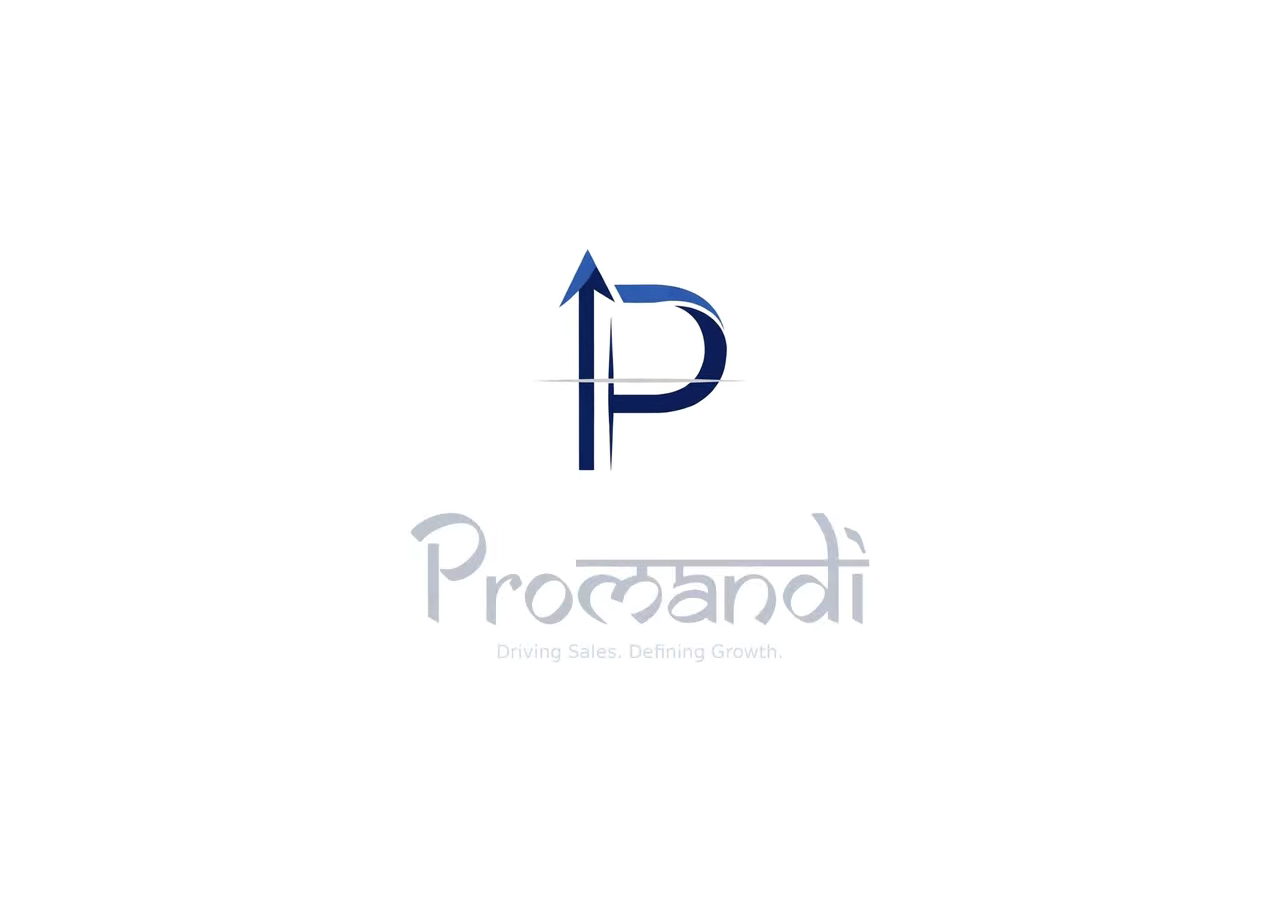
<file: index.html>
<!doctype html>
<html lang="en">
<head>
<meta charset="utf-8">
<meta name="viewport" content="width=device-width, initial-scale=1, viewport-fit=cover">
<meta name="theme-color" content="#1E3A8A">
<meta name="mobile-web-app-capable" content="yes">
<meta name="apple-mobile-web-app-capable" content="yes">
<meta name="apple-mobile-web-app-title" content="ProMandi">
<title>ProMandi</title>
<link rel="manifest" href="manifest.webmanifest">
<link rel="icon" href="icons/icon-192.png">
<link rel="apple-touch-icon" href="icons/icon-192.png">
<link rel="stylesheet" href="style.css">
</head>
<body>
<div id="splash" aria-hidden="true">
  <video id="splashVid" playsinline webkit-playsinline preload="auto"><source src="splash.mp4?v=6" type="video/mp4"><source id="splashLast" src="splash.webm?v=6" type="video/webm"></video>
</div>
<script>
/* start-up animation: full white screen, the logo video WITH sound, then the app.
   If the browser refuses sound before the user has touched the page, the video keeps playing
   and the sound switches on at the first touch, click or key press – no button is shown. */
(function () {
  var sp = document.getElementById('splash'), v = document.getElementById('splashVid'), done = false;
  function finish() { if (done) return; done = true; sp.classList.add('hide'); unbind(); setTimeout(function () { sp.remove(); }, 450); }
  try { if (sessionStorage.getItem('pa_splash')) { sp.remove(); return; } sessionStorage.setItem('pa_splash', '1'); } catch (e) {}
  var evs = ['pointerdown', 'touchstart', 'keydown', 'click'];
  function unmute() { if (done) return; v.muted = false; v.volume = 1; v.play().catch(function () {}); unbind(); }
  function unbind() { evs.forEach(function (n) { document.removeEventListener(n, unmute, true); }); }
  v.addEventListener('ended', finish);
  v.addEventListener('error', finish);
  document.getElementById('splashLast').addEventListener('error', finish);   // no format this browser can play
  setTimeout(finish, 8000);                                   // never longer than 8 s
  v.muted = false; v.volume = 1;
  var p = v.play();
  if (p && p.catch) p.catch(function () {                       // sound blocked: play silently, unmute on the first touch
    v.muted = true;
    v.play().catch(finish);
    evs.forEach(function (n) { document.addEventListener(n, unmute, true); });
  });
})();
</script>
<div id="app"><p class="boot">Loading ProMandi…</p></div>
<script>
/* shows any error on screen (a file that did not load, or a bug) instead of a blank page */
(function () {
  function show(msg) {
    var b = document.getElementById('pa-err');
    if (!b) { b = document.createElement('div'); b.id = 'pa-err';
      b.style.cssText = 'position:fixed;left:8px;right:8px;bottom:8px;z-index:999;background:#b91c1c;color:#fff;padding:10px 12px;border-radius:10px;font:14px/1.4 system-ui,sans-serif;white-space:pre-wrap;word-break:break-word';
      document.body.appendChild(b); }
    b.textContent = (b.textContent ? b.textContent + '\n' : 'Something went wrong – please send this message:\n') + msg;
  }
  window.addEventListener('error', function (e) {
    var t = e.target;
    if (t && (t.tagName === 'VIDEO' || t.tagName === 'SOURCE')) return;   // a start-up video format this phone can't play: not an error                    // the start-up video failing just skips the animation
    if (t && t !== window && (t.src || t.href)) show('Could not load ' + (t.src || t.href));
    else show((e.message || 'Error') + (e.filename ? '  (' + e.filename.split('/').slice(-2).join('/') + ':' + e.lineno + ')' : ''));
  }, true);
  window.addEventListener('unhandledrejection', function (e) { show(String(e.reason && e.reason.message || e.reason)); });
  window.__paShow = show;
})();
</script>
<script src="js/config.js"></script>
<script src="js/util.js"></script>
<script src="js/model.js"></script>
<script src="js/ui.js"></script>
<script src="js/app.js"></script>
</body>
</html>
</file>
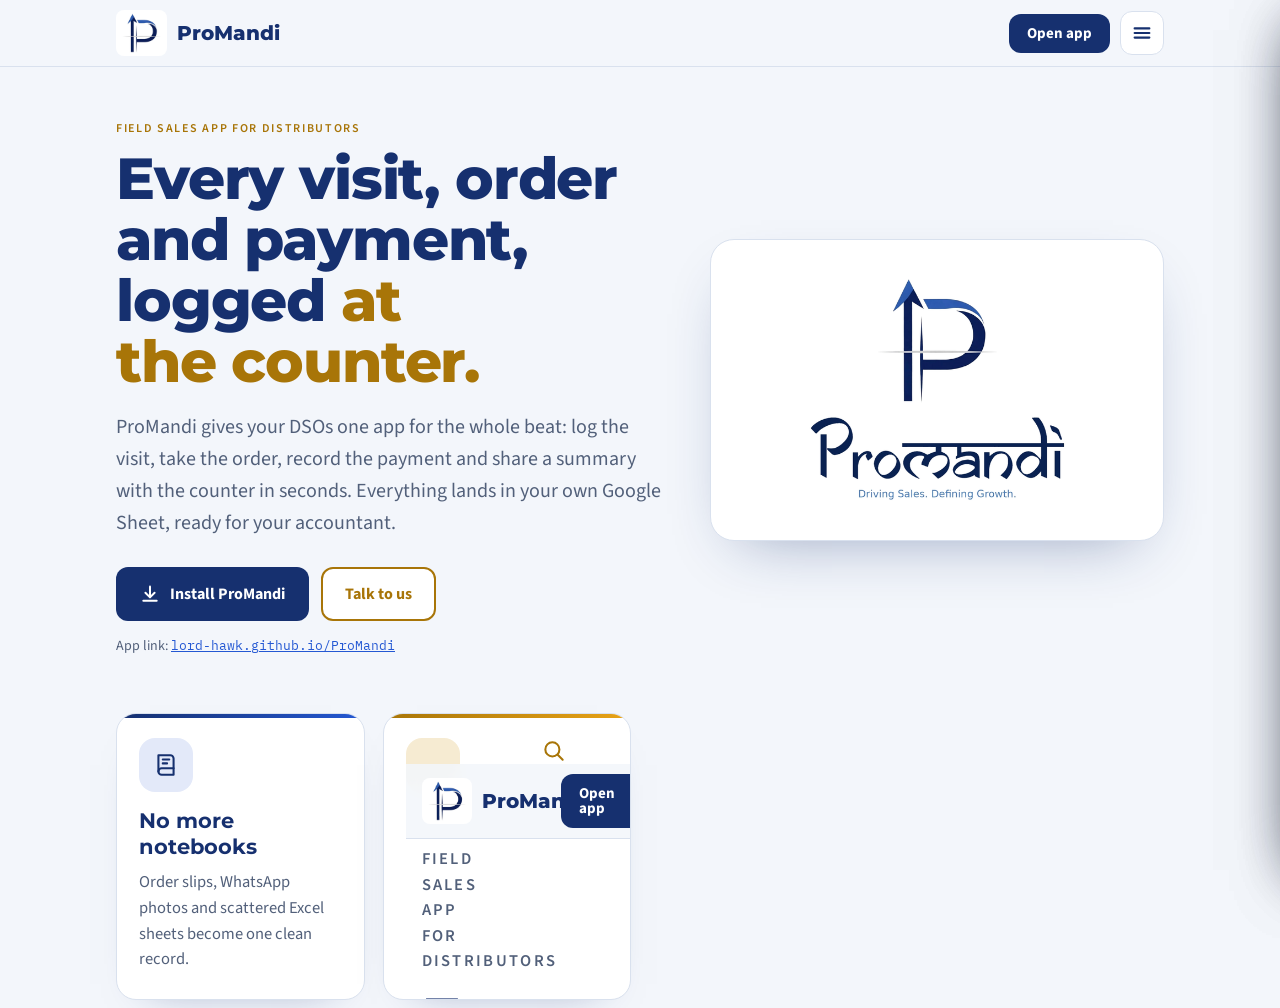
<file: about.html>
<!doctype html>
<html lang="en">
<head>
<meta charset="utf-8">
<meta name="viewport" content="width=device-width, initial-scale=1, viewport-fit=cover">
<meta name="description" content="ProMandi – field sales app for distributors: visits, orders, payments, beat targets and invoices, on your own Google Sheets.">
<style>:root{color-scheme:light;padding-top:env(safe-area-inset-top,0px);padding-bottom:env(safe-area-inset-bottom,0px)}body{margin:0}img,video{max-width:100%}[hidden]{display:none!important}</style>
<title>ProMandi</title>
<link rel="preconnect" href="https://fonts.googleapis.com">
<link rel="preconnect" href="https://fonts.gstatic.com" crossorigin>
<link rel="stylesheet" href="https://fonts.googleapis.com/css2?family=Montserrat:wght@600;700;800&family=Source+Sans+3:wght@400;600;700&family=IBM+Plex+Mono:wght@400;500&display=swap">
<style>
/* Layout: one column of full-width bands; the hero pairs the claim with the live logo animation on a white "card",
   features sit in a two-column ledger, install steps are real numbered sequences, contact closes the page. */
:root{
  --navy:#16306F; --blue:#2458D3; --gold:#A87508; --gold-soft:#F6EBD2;
  --bg:#F3F6FB; --surface:#FFFFFF; --ink:#0E1A33; --muted:#52607A; --line:#D9E1EE; --band:#E7EEF9;
  --ok:#0F7A55;
  --f-display:"Montserrat","Segoe UI",Arial,sans-serif;
  --f-body:"Source Sans 3","Segoe UI",Roboto,Arial,sans-serif;
  --f-mono:"IBM Plex Mono",ui-monospace,Menlo,Consolas,monospace;
}
@media (prefers-color-scheme: dark){:root:not([data-theme="light"]){
  --navy:#9DB8FF; --blue:#7FA2FF; --gold:#E2B24A; --gold-soft:#3A2E14;
  --bg:#0C1324; --surface:#141D33; --ink:#E7ECF7; --muted:#A3AFC8; --line:#27324D; --band:#111A2E; --ok:#4FD1A0; color-scheme:dark}}
:root[data-theme="dark"]{
  --navy:#9DB8FF; --blue:#7FA2FF; --gold:#E2B24A; --gold-soft:#3A2E14;
  --bg:#0C1324; --surface:#141D33; --ink:#E7ECF7; --muted:#A3AFC8; --line:#27324D; --band:#111A2E; --ok:#4FD1A0; color-scheme:dark}

*{box-sizing:border-box}
body{background:var(--bg);color:var(--ink);font:17px/1.6 var(--f-body)}
a{color:var(--blue)}
a:focus-visible,button:focus-visible{outline:3px solid var(--gold);outline-offset:2px}
.wrap{max-width:1080px;margin:0 auto;padding-left:max(16px, env(safe-area-inset-left, 0px));padding-right:max(16px, env(safe-area-inset-right, 0px))}
h1,h2,h3{font-family:var(--f-display);color:var(--navy);text-wrap:balance;margin:0}
h2{font-size:clamp(26px,4vw,36px);line-height:1.15;font-weight:800;letter-spacing:-.01em}
h3{font-size:19px;font-weight:700}
p{margin:0}
.eyebrow{font:600 12px/1 var(--f-body);letter-spacing:.14em;text-transform:uppercase;color:var(--gold)}
.mono{font-family:var(--f-mono);font-size:.92em}
.btn{display:inline-flex;align-items:center;gap:10px;font:700 16px/1 var(--f-body);text-decoration:none;border-radius:12px;padding:15px 22px;border:2px solid transparent}
.btn.primary{background:var(--navy);color:var(--surface)}
.btn.gold{background:var(--surface);color:var(--gold);border-color:var(--gold)}
.btn svg{flex:none}

/* header */
header.top{position:sticky;top:env(safe-area-inset-top,0px);z-index:20;background:color-mix(in srgb,var(--bg) 88%,transparent);backdrop-filter:blur(8px);border-bottom:1px solid var(--line)}
body::before{content:"";position:fixed;inset:0 0 auto;height:env(safe-area-inset-top,0px);z-index:10;background:var(--bg)}
header.top .wrap{display:flex;align-items:center;justify-content:space-between;gap:16px;padding-block:10px}
.brand{display:flex;align-items:center;gap:10px;text-decoration:none;color:var(--navy);font:800 20px var(--f-display)}
.brand img{height:46px;width:auto;background:#fff;border-radius:8px;padding:3px 5px}
.hdr-acts{display:flex;align-items:center;gap:10px;margin-left:auto}
.menu-btn{width:44px;height:44px;display:grid;place-items:center;border:1px solid var(--line);background:var(--surface);color:var(--navy);border-radius:12px;cursor:pointer;padding:0}
.menu-btn:hover{border-color:var(--navy)}
/* side menu */
.scrim{position:fixed;inset:0;z-index:40;background:rgba(8,15,35,.45);opacity:0;pointer-events:none;transition:opacity .25s}
.scrim.on{opacity:1;pointer-events:auto}
.drawer{position:fixed;top:0;right:0;bottom:0;z-index:41;width:min(320px,86vw);background:var(--surface);border-left:1px solid var(--line);box-shadow:-24px 0 60px -30px rgba(8,15,35,.6);transform:translateX(105%);transition:transform .28s ease;display:flex;flex-direction:column;padding:calc(14px + env(safe-area-inset-top,0px)) 14px calc(14px + env(safe-area-inset-bottom,0px))}
.drawer.on{transform:none}
.drawer .dhead{display:flex;align-items:center;justify-content:space-between;padding:4px 6px 14px;border-bottom:1px solid var(--line)}
.drawer .dhead img{height:52px;width:auto;background:#fff;border-radius:8px;padding:3px 5px}
.drawer nav{display:grid;gap:4px;padding-top:12px}
.drawer nav a{display:flex;align-items:center;justify-content:space-between;padding:13px 14px;border-radius:10px;color:var(--ink);text-decoration:none;font:600 17px var(--f-body)}
.drawer nav a:hover{background:var(--band)}
.drawer nav a[aria-current="page"]{background:var(--navy);color:var(--surface)}
.drawer nav a span{font:500 12px var(--f-mono);opacity:.6}
.drawer .dfoot{margin-top:auto;padding:14px 6px 0;border-top:1px solid var(--line);font-size:14px;color:var(--muted)}
/* one page at a time */
.page{display:none;min-height:calc(100vh - 150px)}
.page.on{display:block;animation:pgin .25s ease}
@keyframes pgin{from{opacity:0;transform:translateY(6px)}to{opacity:1;transform:none}}
.next{display:flex;justify-content:flex-end}
.next a{font:700 16px var(--f-body);text-decoration:none;color:var(--navy)}
@media (max-width:420px){header.top .btn.primary{padding:10px 12px!important}.brand{font-size:0;gap:0}}

/* hero */
.hero .wrap{display:grid;grid-template-columns:1.1fr .9fr;gap:40px;align-items:center;padding-block:56px 48px}
.hero h1{font-size:clamp(34px,5.6vw,58px);line-height:1.05;font-weight:800;letter-spacing:-.02em}
.hero h1 em{font-style:normal;color:var(--gold)}
.hero .lead{font-size:clamp(17px,2vw,20px);color:var(--muted);max-width:34em;margin-top:18px}
.hero .ctas{display:flex;flex-wrap:wrap;gap:12px;margin-top:28px}
.hero .applink{margin-top:14px;font-size:14px;color:var(--muted)}
.stage{background:#fff;border:1px solid var(--line);border-radius:24px;padding:18px;box-shadow:0 24px 60px -30px rgba(22,48,111,.45);aspect-ratio:3/2;display:flex;align-items:center;justify-content:center;max-width:100%}
.stage video,.stage img{width:100%;height:100%;object-fit:contain;display:block}
@media (max-width:820px){.hero .wrap{grid-template-columns:1fr;padding-block:36px}.stage{order:-1}}

/* proof strip: the real formats the app writes */
.strip{border-block:1px solid var(--line);background:var(--band)}
.strip .wrap{display:grid;grid-template-columns:repeat(4,1fr);gap:16px;padding-block:20px}
.strip div{min-width:0}
.strip b{display:block;font:500 15px var(--f-mono);color:var(--navy);overflow-wrap:anywhere}
.strip span{font-size:14px;color:var(--muted)}
@media (max-width:820px){.strip .wrap{grid-template-columns:1fr 1fr}}

section.block .wrap{padding-block:64px}
.head{display:grid;gap:10px;max-width:46em;margin-bottom:32px}
.head p:not(.eyebrow){color:var(--muted);font-size:18px}

/* features ledger */
.ledger{display:grid;grid-template-columns:1fr 1fr;border-top:2px solid var(--navy)}
.ledger article{padding:22px 24px 24px 0;border-bottom:1px solid var(--line);display:grid;gap:8px;min-width:0}
.ledger article:nth-child(even){padding-left:24px;border-left:1px solid var(--line)}
.ledger p{color:var(--muted)}
.ledger .tag{font:500 13px var(--f-mono);color:var(--gold)}
@media (max-width:720px){.ledger{grid-template-columns:1fr}.ledger article,.ledger article:nth-child(even){padding:20px 0;border-left:0}}

/* summary message + roles */
.split{display:grid;grid-template-columns:1fr 1fr;gap:40px;align-items:start}
@media (max-width:820px){.split{grid-template-columns:1fr}}
.msg{background:var(--surface);border:1px solid var(--line);border-radius:18px;padding:20px 22px;font:14.5px/1.55 var(--f-mono);white-space:pre-wrap;color:var(--ink);box-shadow:0 18px 40px -28px rgba(22,48,111,.5);min-width:0;overflow-wrap:anywhere}
.msg strong{font-weight:500;color:var(--navy)}
.msg .cap{display:block;font:600 12px var(--f-body);letter-spacing:.12em;text-transform:uppercase;color:var(--muted);margin-bottom:10px}
.roles{display:grid;gap:14px}
.role{display:grid;grid-template-columns:auto 1fr;gap:4px 14px;padding:16px 0;border-bottom:1px solid var(--line)}
.role:first-child{border-top:1px solid var(--line)}
.role .who{font:700 15px var(--f-display);color:var(--navy);grid-row:span 2;min-width:150px}
.role p{color:var(--muted);font-size:16px}
@media (max-width:520px){.role{grid-template-columns:1fr}.role .who{grid-row:auto;min-width:0}}

/* install */
.install{background:var(--band);border-block:1px solid var(--line)}
.cols{display:grid;grid-template-columns:repeat(3,1fr);gap:20px}
@media (max-width:900px){.cols{grid-template-columns:1fr}}
.panel{background:var(--surface);border:1px solid var(--line);border-radius:16px;padding:22px;min-width:0}
.panel h3{display:flex;align-items:center;gap:10px;margin-bottom:12px}
.panel h3 small{font:500 12px var(--f-mono);color:var(--muted);font-weight:500}
ol.steps{margin:0;padding-left:22px;display:grid;gap:9px}
ol.steps li::marker{font-family:var(--f-mono);color:var(--gold)}
.note{margin-top:14px;font-size:15px;color:var(--muted)}
.reg{margin-top:20px}
.reg dl{margin:0;display:grid;gap:12px}
.reg dt{font-weight:700;color:var(--navy)}
.reg dd{margin:2px 0 0;color:var(--muted)}

/* pricing + creator */
.pricing{display:flex;flex-wrap:wrap;gap:24px;align-items:center;justify-content:space-between;background:var(--surface);border:1px solid var(--line);border-left:6px solid var(--gold);border-radius:16px;padding:26px 28px}
.pricing p{color:var(--muted);max-width:40em}
.creator{display:grid;grid-template-columns:auto 1fr;gap:28px;align-items:center}
.mono-avatar{width:120px;height:120px;border-radius:50%;background:var(--navy);color:var(--surface);display:grid;place-items:center;font:800 40px var(--f-display);letter-spacing:.02em}
.creator dl{display:grid;grid-template-columns:max-content 1fr;gap:6px 18px;margin:14px 0 0}
.creator dt{color:var(--muted);font-size:15px}
.creator dd{margin:0;font-weight:600;min-width:0}
@media (max-width:620px){.creator{grid-template-columns:1fr}.creator dl{grid-template-columns:1fr}.creator dt{margin-top:6px}}

/* contact */
.contact{background:var(--navy);color:var(--surface)}
:root .contact h2{color:var(--surface)}
.contact .wrap{padding-block:56px}
.contact .grid{display:grid;grid-template-columns:repeat(auto-fit,minmax(min(100%,240px),1fr));gap:16px;margin-top:26px}
.card{background:color-mix(in srgb,var(--surface) 10%,transparent);border:1px solid color-mix(in srgb,var(--surface) 25%,transparent);border-radius:14px;padding:16px;display:grid;gap:6px;min-width:0}
.card span{font-size:13px;letter-spacing:.1em;text-transform:uppercase;opacity:.8}
.card b{font:500 15.5px var(--f-mono);overflow-wrap:break-word;word-break:break-word;user-select:all}
.card .acts{display:flex;gap:8px;flex-wrap:wrap;margin-top:4px}
.card a,.card button{font:600 14px var(--f-body);color:var(--navy);background:var(--surface);border:0;border-radius:8px;padding:7px 12px;text-decoration:none;cursor:pointer}
footer{padding-block:22px;color:var(--muted);font-size:14px}
footer .wrap{display:flex;flex-wrap:wrap;gap:10px;justify-content:space-between}
.toast{position:fixed;left:50%;bottom:calc(20px + env(safe-area-inset-bottom,0px));transform:translateX(-50%);background:var(--ink);color:var(--bg);padding:10px 16px;border-radius:99px;font-weight:600;opacity:0;transition:opacity .2s;pointer-events:none}
.toast.show{opacity:1}
@media (prefers-reduced-motion:reduce){*{transition:none!important}}

/* features gallery: real app screens with one-line captions */
.gallery{display:grid;grid-template-columns:repeat(4,minmax(0,1fr));gap:34px 26px}
@media (max-width:980px){.gallery{grid-template-columns:repeat(2,minmax(0,1fr))}}
.shot{margin:0;display:grid;gap:12px;min-width:0;align-content:start;align-self:start}
.phone{background:#0E1A33;border-radius:30px;padding:8px;box-shadow:0 26px 50px -30px rgba(22,48,111,.6);transition:transform .2s}
.phone img{display:block;width:100%;height:auto;border-radius:23px;aspect-ratio:540/900;object-fit:cover;object-position:top}
.shot:hover .phone{transform:translateY(-4px)}
.shot figcaption{display:grid;gap:2px;padding-inline:4px}
.shot figcaption .tag{font:500 12px var(--f-mono);color:var(--gold);letter-spacing:.04em}
.shot figcaption b{font:700 17px var(--f-display);color:var(--navy)}
.shot figcaption span:not(.tag){color:var(--muted);font-size:15px;line-height:1.4}
.swipe{display:none}
.roles2{display:grid;grid-template-columns:minmax(0,1.1fr) minmax(0,1fr);gap:40px;align-items:center}
.duo{display:grid;grid-template-columns:1fr 1fr;gap:20px}
.duo figcaption{text-align:center}
.chips{list-style:none;margin:0;padding:0;display:grid;gap:12px}
.chips li{display:grid;gap:2px;background:var(--surface);border:1px solid var(--line);border-left:5px solid var(--navy);border-radius:12px;padding:14px 16px}
.chips b{font:700 16px var(--f-display);color:var(--navy)}
.chips span{color:var(--muted);font-size:15px}
@media (max-width:820px){.roles2{grid-template-columns:1fr}}
@media (max-width:720px){
  .swipe{display:block;font-size:15px!important;color:var(--gold)!important;font-weight:600}
  .gallery{display:flex;overflow-x:auto;scroll-snap-type:x mandatory;gap:16px;margin-inline:calc(-1 * max(16px, env(safe-area-inset-left, 0px)));padding:4px max(16px, env(safe-area-inset-left, 0px)) 18px;scrollbar-width:none}
  .gallery::-webkit-scrollbar{display:none}
  .gallery .shot{flex:0 0 68%;scroll-snap-align:center}
}

/* install page: device tabs + picture steps */
.ptabs{display:inline-flex;gap:6px;background:var(--surface);border:1px solid var(--line);border-radius:14px;padding:5px;margin-bottom:26px;flex-wrap:wrap}
.ptabs button{border:0;background:none;font:700 15px var(--f-body);color:var(--muted);padding:10px 16px;border-radius:10px;cursor:pointer}
.ptabs button[aria-selected="true"]{background:var(--navy);color:var(--surface)}
.gallery.steps3{grid-template-columns:repeat(3,minmax(0,1fr))}
.gallery.steps3 .phone{max-width:280px;width:100%;justify-self:center}
.gallery.steps3 .shot{justify-items:center;text-align:center}.gallery.steps3 .laptop{width:100%}
.laptop{background:#0E1A33;border-radius:14px;padding:8px;box-shadow:0 26px 50px -30px rgba(22,48,111,.6)}
.laptop img{display:block;width:100%;height:auto;border-radius:8px;aspect-ratio:8/5}
.install .note{margin-top:18px}
.reg-chips{margin-top:30px;grid-template-columns:1fr 1fr}
@media (max-width:820px){.reg-chips{grid-template-columns:1fr}}
@media (max-width:980px){.gallery.steps3{grid-template-columns:repeat(3,minmax(0,1fr))}}
@media (max-width:720px){.gallery.steps3 .shot{flex:0 0 68%}.pset[data-p="pc"] .gallery .shot{flex:0 0 86%}}

/* home: benefit cards (replaces the old format strip) */
.benefits .wrap{display:grid;grid-template-columns:repeat(4,minmax(0,1fr));gap:18px;padding-block:8px 8px}
.ben{background:var(--surface);border:1px solid var(--line);border-radius:20px;padding:24px 22px 26px;display:grid;gap:10px;align-content:start;position:relative;overflow:hidden;box-shadow:0 18px 40px -34px rgba(22,48,111,.55)}
.ben::before{content:"";position:absolute;left:0;top:0;right:0;height:4px;background:linear-gradient(90deg,var(--navy),var(--blue))}
.ben:nth-child(even)::before{background:linear-gradient(90deg,var(--gold),#E8A317)}
.ben-ic{width:54px;height:54px;border-radius:16px;display:grid;place-items:center;margin-bottom:6px}
.ben-ic.n{background:color-mix(in srgb,var(--blue) 13%,var(--surface));color:var(--navy)}
.ben-ic.g{background:var(--gold-soft);color:var(--gold)}
.ben h3{font:700 clamp(19px,2.2vw,21px)/1.25 var(--f-display);color:var(--navy)}
.ben p{color:var(--muted);font-size:16.5px;line-height:1.55}
@media (max-width:980px){.benefits .wrap{grid-template-columns:repeat(2,minmax(0,1fr))}}
@media (max-width:560px){.benefits .wrap{grid-template-columns:1fr;gap:16px}}
</style>

</head>
<body>
<header class="top">
  <div class="wrap">
    <a class="brand" href="#home"><img src="site/6c8262ee4f.png" alt="ProMandi">ProMandi</a>
    <div class="hdr-acts">
      <a class="btn primary" href="https://lord-hawk.github.io/ProMandi" target="_blank" rel="noopener" style="padding:10px 16px;font-size:15px">Open app</a>
      <button class="menu-btn" id="menuBtn" type="button" aria-label="Open menu" aria-controls="drawer" aria-expanded="false">
        <svg width="22" height="22" viewBox="0 0 24 24" fill="none" stroke="currentColor" stroke-width="2.4" stroke-linecap="round" aria-hidden="true"><path d="M4 7h16M4 12h16M4 17h16"/></svg>
      </button>
    </div>
  </div>
</header>
<div class="scrim" id="scrim"></div>
<aside class="drawer" id="drawer" aria-label="Menu" aria-hidden="true">
  <div class="dhead"><img src="site/6c8262ee4f.png" alt="ProMandi">
    <button class="menu-btn" id="menuClose" type="button" aria-label="Close menu"><svg width="20" height="20" viewBox="0 0 24 24" fill="none" stroke="currentColor" stroke-width="2.4" stroke-linecap="round" aria-hidden="true"><path d="M6 6l12 12M18 6 6 18"/></svg></button></div>
  <nav aria-label="Pages">
    <a href="#home">Home <span>01</span></a>
    <a href="#features">Features <span>02</span></a>
    <a href="#install">Install <span>03</span></a>
    <a href="#pricing">Pricing <span>04</span></a>
    <a href="#creator">Creator <span>05</span></a>
    <a href="#contact">Contact <span>06</span></a>
  </nav>
  <div class="dfoot">Driving Sales. Defining Growth.</div>
</aside>
<main id="pages">

<div class="page" data-page="home" data-title="Home">
<section class="hero">
  <div class="wrap">
    <div>
      <p class="eyebrow">Field sales app for distributors</p>
      <h1 style="margin-top:14px">Every visit, order and payment, logged <em>at the counter.</em></h1>
      <p class="lead">ProMandi gives your DSOs one app for the whole beat: log the visit, take the order, record the payment and share a summary with the counter in seconds. Everything lands in your own Google Sheet, ready for your accountant.</p>
      <div class="ctas">
        <a class="btn primary" href="https://lord-hawk.github.io/ProMandi" target="_blank" rel="noopener">
          <svg width="20" height="20" viewBox="0 0 24 24" fill="none" stroke="currentColor" stroke-width="2.4" stroke-linecap="round" stroke-linejoin="round" aria-hidden="true"><path d="M12 3v12"/><path d="M6.5 10.5 12 16l5.5-5.5"/><path d="M4 20h16"/></svg>
          Install ProMandi</a>
        <a class="btn gold" href="#contact">Talk to us</a>
      </div>
      <p class="applink">App link: <a class="mono" href="https://lord-hawk.github.io/ProMandi" target="_blank" rel="noopener">lord-hawk.github.io/ProMandi</a></p>
    </div>
    <div class="stage">
      <video src="site/0efb64f281.mp4" poster="site/91d44da412.png" autoplay muted loop playsinline aria-label="ProMandi logo animation"></video>
    </div>
  </div>
</section>

<section class="benefits" aria-label="Why ProMandi">
  <div class="wrap">
    <article class="ben"><span class="ben-ic n"><svg width="26" height="26" viewBox="0 0 24 24" fill="none" stroke="currentColor" stroke-width="1.9" stroke-linecap="round" stroke-linejoin="round" aria-hidden="true"><path d="M5 3h11a3 3 0 0 1 3 3v15H8a3 3 0 0 1-3-3z"/><path d="M5 18a3 3 0 0 1 3-3h11"/><path d="M9 7h6M9 10.5h4"/></svg></span><h3>No more notebooks</h3><p>Order slips, WhatsApp photos and scattered Excel sheets become one clean record.</p></article>
    <article class="ben"><span class="ben-ic g"><svg width="26" height="26" viewBox="0 0 24 24" fill="none" stroke="currentColor" stroke-width="1.9" stroke-linecap="round" stroke-linejoin="round" aria-hidden="true"><circle cx="10.5" cy="10.5" r="6.5"/><path d="m20 20-4.6-4.6"20px;height:120px;border-radius:50%;background:var(--navy);color:var(--surface);display:grid;place-items:center;font:800 40px var(--f-display);letter-spacing:.02em}
.creator dl{display:grid;grid-template-columns:max-content 1fr;gap:6px 18px;margin:14px 0 0}
.creator dt{color:var(--muted);font-size:15px}
.creator dd{margin:0;font-weight:600;min-width:0}
@media (max-width:620px){.creator{grid-template-columns:1fr}.creator dl{grid-template-columns:1fr}.creator dt{margin-top:6px}}

/* contact */
.contact{background:var(--navy);color:var(--surface)}
:root .contact h2{color:var(--surface)}
.contact .wrap{padding-block:56px}
.contact .grid{display:grid;grid-template-columns:repeat(auto-fit,minmax(min(100%,240px),1fr));gap:16px;margin-top:26px}
.card{background:color-mix(in srgb,var(--surface) 10%,transparent);border:1px solid color-mix(in srgb,var(--surface) 25%,transparent);border-radius:14px;padding:16px;display:grid;gap:6px;min-width:0}
.card span{font-size:13px;letter-spacing:.1em;text-transform:uppercase;opacity:.8}
.card b{font:500 15.5px var(--f-mono);overflow-wrap:break-word;word-break:break-word;user-select:all}
.card .acts{display:flex;gap:8px;flex-wrap:wrap;margin-top:4px}
.card a,.card button{font:600 14px var(--f-body);color:var(--navy);background:var(--surface);border:0;border-radius:8px;padding:7px 12px;text-decoration:none;cursor:pointer}
footer{padding-block:22px;color:var(--muted);font-size:14px}
footer .wrap{display:flex;flex-wrap:wrap;gap:10px;justify-content:space-between}
.toast{position:fixed;left:50%;bottom:calc(20px + env(safe-area-inset-bottom,0px));transform:translateX(-50%);background:var(--ink);color:var(--bg);padding:10px 16px;border-radius:99px;font-weight:600;opacity:0;transition:opacity .2s;pointer-events:none}
.toast.show{opacity:1}
@media (prefers-reduced-motion:reduce){*{transition:none!important}}

/* features gallery: real app screens with one-line captions */
.gallery{display:grid;grid-template-columns:repeat(4,minmax(0,1fr));gap:34px 26px}
@media (max-width:980px){.gallery{grid-template-columns:repeat(2,minmax(0,1fr))}}
.shot{margin:0;display:grid;gap:12px;min-width:0;align-content:start;align-self:start}
.phone{background:#0E1A33;border-radius:30px;padding:8px;box-shadow:0 26px 50px -30px rgba(22,48,111,.6);transition:transform .2s}
.phone img{display:block;width:100%;height:auto;border-radius:23px;aspect-ratio:540/900;object-fit:cover;object-position:top}
.shot:hover .phone{transform:translateY(-4px)}
.shot figcaption{display:grid;gap:2px;padding-inline:4px}
.shot figcaption .tag{font:500 12px var(--f-mono);color:var(--gold);letter-spacing:.04em}
.shot figcaption b{font:700 17px var(--f-display);color:var(--navy)}
.shot figcaption span:not(.tag){color:var(--muted);font-size:15px;line-height:1.4}
.swipe{display:none}
.roles2{display:grid;grid-template-columns:minmax(0,1.1fr) minmax(0,1fr);gap:40px;align-items:center}
.duo{display:grid;grid-template-columns:1fr 1fr;gap:20px}
.duo figcaption{text-align:center}
.chips{list-style:none;margin:0;padding:0;display:grid;gap:12px}
.chips li{display:grid;gap:2px;background:var(--surface);border:1px solid var(--line);border-left:5px solid var(--navy);border-radius:12px;padding:14px 16px}
.chips b{font:700 16px var(--f-display);color:var(--navy)}
.chips span{color:var(--muted);font-size:15px}
@media (max-width:820px){.roles2{grid-template-columns:1fr}}
@media (max-width:720px){
  .swipe{display:block;font-size:15px!important;color:var(--gold)!important;font-weight:600}
  .gallery{display:flex;overflow-x:auto;scroll-snap-type:x mandatory;gap:16px;margin-inline:calc(-1 * max(16px, env(safe-area-inset-left, 0px)));padding:4px max(16px, env(safe-area-inset-left, 0px)) 18px;scrollbar-width:none}
  .gallery::-webkit-scrollbar{display:none}
  .gallery .shot{flex:0 0 68%;scroll-snap-align:center}
}

/* install page: device tabs + picture steps */
.ptabs{display:inline-flex;gap:6px;background:var(--surface);border:1px solid var(--line);border-radius:14px;padding:5px;margin-bottom:26px;flex-wrap:wrap}
.ptabs button{border:0;background:none;font:700 15px var(--f-body);color:var(--muted);padding:10px 16px;border-radius:10px;cursor:pointer}
.ptabs button[aria-selected="true"]{background:var(--navy);color:var(--surface)}
.gallery.steps3{grid-template-columns:repeat(3,minmax(0,1fr))}
.gallery.steps3 .phone{max-width:280px;width:100%;justify-self:center}
.gallery.steps3 .shot{justify-items:center;text-align:center}.gallery.steps3 .laptop{width:100%}
.laptop{background:#0E1A33;border-radius:14px;padding:8px;box-shadow:0 26px 50px -30px rgba(22,48,111,.6)}
.laptop img{display:block;width:100%;height:auto;border-radius:8px;aspect-ratio:8/5}
.install .note{margin-top:18px}
.reg-chips{margin-top:30px;grid-template-columns:1fr 1fr}
@media (max-width:820px){.reg-chips{grid-template-columns:1fr}}
@media (max-width:980px){.gallery.steps3{grid-template-columns:repeat(3,minmax(0,1fr))}}
@media (max-width:720px){.gallery.steps3 .shot{flex:0 0 68%}.pset[data-p="pc"] .gallery .shot{flex:0 0 86%}}
</style>

</head>
<body>
<header class="top">
  <div class="wrap">
    <a class="brand" href="#home"><img src="site/6c8262ee4f.png" alt="ProMandi">ProMandi</a>
    <div class="hdr-acts">
      <a class="btn primary" href="https://lord-hawk.github.io/ProMandi" target="_blank" rel="noopener" style="padding:10px 16px;font-size:15px">Open app</a>
      <button class="menu-btn" id="menuBtn" type="button" aria-label="Open menu" aria-controls="drawer" aria-expanded="false">
        <svg width="22" height="22" viewBox="0 0 24 24" fill="none" stroke="currentColor" stroke-width="2.4" stroke-linecap="round" aria-hidden="true"><path d="M4 7h16M4 12h16M4 17h16"/></svg>
      </button>
    </div>
  </div>
</header>
<div class="scrim" id="scrim"></div>
<aside class="drawer" id="drawer" aria-label="Menu" aria-hidden="true">
  <div class="dhead"><img src="site/6c8262ee4f.png" alt="ProMandi">
    <button class="menu-btn" id="menuClose" type="button" aria-label="Close menu"><svg width="20" height="20" viewBox="0 0 24 24" fill="none" stroke="currentColor" stroke-width="2.4" stroke-linecap="round" aria-hidden="true"><path d="M6 6l12 12M18 6 6 18"/></svg></button></div>
  <nav aria-label="Pages">
    <a href="#home">Home <span>01</span></a>
    <a href="#features">Features <span>02</span></a>
    <a href="#install">Install <span>03</span></a>
    <a href="#pricing">Pricing <span>04</span></a>
    <a href="#creator">Creator <span>05</span></a>
    <a href="#contact">Contact <span>06</span></a>
  </nav>
  <div class="dfoot">Driving Sales. Defining Growth.</div>
</aside>
<main id="pages">

<div class="page" data-page="home" data-title="Home">
<section class="hero">
  <div class="wrap">
    <div>
      <p class="eyebrow">Field sales app for distributors</p>
      <h1 style="margin-top:14px">Every visit, order and payment, logged <em>at the counter.</em></h1>
      <p class="lead">ProMandi gives your DSOs one app for the whole beat: log the visit, take the order, record the payment and share a summary with the counter in seconds. Everything lands in your own Google Sheet, ready for your accountant.</p>
      <div class="ctas">
        <a class="btn primary" href="https://lord-hawk.github.io/ProMandi" target="_blank" rel="noopener">
          <svg width="20" height="20" viewBox="0 0 24 24" fill="none" stroke="currentColor" stroke-width="2.4" stroke-linecap="round" stroke-linejoin="round" aria-hidden="true"><path d="M12 3v12"/><path d="M6.5 10.5 12 16l5.5-5.5"/><path d="M4 20h16"/></svg>
          Install ProMandi</a>
        <a class="btn gold" href="#contact">Talk to us</a>
      </div>
      <p class="applink">App link: <a class="mono" href="https://lord-hawk.github.io/ProMandi" target="_blank" rel="noopener">lord-hawk.github.io/ProMandi</a></p>
    </div>
    <div class="stage">
      <video src="site/0efb64f281.mp4" poster="site/91d44da412.png" autoplay muted loop playsinline aria-label="ProMandi logo animation"></video>
    </div>
  </div>
</section>

<div class="strip" aria-label="What ProMandi records">
  <div class="wrap">
    <div><b>Tue_4</b><span>Today's beat, from your Year Calendar</span></div>
    <div><b>20/10/26-Arjun-1</b><span>Order numbers given by the server</span></div>
    <div><b>INV/240/26-27</b><span>Invoice numbers by financial year</span></div>
    <div><b>Cash · UPI · Cheque · Card</b><span>Every payment mode, in one entry</span></div>
  </div>
</div>

<div class="block" style="padding:0"><div class="wrap next" style="padding-block:24px 40px"><a href="#features">See all features →</a></div></div>
</div>

<div class="page" data-page="features" data-title="Features">
<section class="block">
  <div class="wrap">
    <div class="head">
      <p class="eyebrow">What it does</p>
      <h2>See it in action</h2>
      <p class="swipe">Swipe to see more →</p>
    </div>
    <div class="gallery">
      <figure class="shot"><div class="phone"><img src="site/41aca13bf5.webp" alt="Visit in a few taps screen" loading="lazy" width="540" height="900"></div>
        <figcaption><span class="tag">Log Visits</span><b>Visit in a few taps</b><span>Beat, market, counter – all from lists.</span></figcaption></figure>
      <figure class="shot"><div class="phone"><img src="site/fb87c2b8ea.webp" alt="Products & rates screen" loading="lazy" width="540" height="900"></div>
        <figcaption><span class="tag">Orders</span><b>Products & rates</b><span>Pick the product; the rate fills itself.</span></figcaption></figure>
      <figure class="shot"><div class="phone"><img src="site/5913f15831.webp" alt="WhatsApp summary screen" loading="lazy" width="540" height="900"></div>
        <figcaption><span class="tag">Share</span><b>WhatsApp summary</b><span>One tap to copy or share.</span></figcaption></figure>
      <figure class="shot"><div class="phone"><img src="site/20c2ab8e43.webp" alt="Target vs achieved screen" loading="lazy" width="540" height="900"></div>
        <figcaption><span class="tag">Beat Targets</span><b>Target vs achieved</b><span>Every market, this month.</span></figcaption></figure>
      <figure class="shot"><div class="phone"><img src="site/1f46b67273.webp" alt="Who still owes screen" loading="lazy" width="540" height="900"></div>
        <figcaption><span class="tag">Payments Pending</span><b>Who still owes</b><span>Pending money, counter by counter.</span></figcaption></figure>
      <figure class="shot"><div class="phone"><img src="site/a71a6b5552.webp" alt="Full counter history screen" loading="lazy" width="540" height="900"></div>
        <figcaption><span class="tag">Counter Search</span><b>Full counter history</b><span>Orders, invoices, payments – instantly.</span></figcaption></figure>
      <figure class="shot"><div class="phone"><img src="site/964324a366.webp" alt="Works without signal screen" loading="lazy" width="540" height="900"></div>
        <figcaption><span class="tag">Offline</span><b>Works without signal</b><span>Saves now, uploads by itself later.</span></figcaption></figure>
      <figure class="shot"><div class="phone"><img src="site/75df21e6e8.webp" alt="You approve every device screen" loading="lazy" width="540" height="900"></div>
        <figcaption><span class="tag">Control</span><b>You approve every device</b><span>OTP to the Head; block any time.</span></figcaption></figure>
    </div>
  </div>
</section>

<section class="block" style="padding-top:0">
  <div class="wrap">
    <div class="head" style="margin-bottom:22px"><p class="eyebrow">One app, four roles</p><h2>Each person sees only their job</h2></div>
    <div class="roles2">
      <div class="duo">
        <figure class="shot"><div class="phone"><img src="site/1b83cbd84a.webp" alt="DSO home screen" loading="lazy" width="540" height="900"></div><figcaption><b>DSO home</b></figcaption></figure>
        <figure class="shot"><div class="phone"><img src="site/08e3078b2c.webp" alt="Accountant home screen" loading="lazy" width="540" height="900"></div><figcaption><b>Accountant home</b></figcaption></figure>
      </div>
      <ul class="chips">
        <li><b>DSO</b><span>Visits, orders, payments</span></li>
        <li><b>Manager</b><span>Field work + every DSO's beats</span></li>
        <li><b>Head of Operations</b><span>Approves the team, sees all beats</span></li>
        <li><b>Accountant</b><span>Inward &amp; outward invoices</span></li>
      </ul>
    </div>
  </div>
</section>
<div class="block"><div class="wrap next" style="padding-block:0 48px"><a href="#install">How to install →</a></div></div>
</div>

<div class="page" data-page="install" data-title="Install">
<section class="block install">
  <div class="wrap">
    <div class="head">
      <p class="eyebrow">Get started</p>
      <h2>Install in under a minute</h2>
      <p>No app store. Open <a class="mono" href="https://lord-hawk.github.io/ProMandi" target="_blank" rel="noopener">lord-hawk.github.io/ProMandi</a></p>
    </div>
    <div class="ptabs" role="tablist" aria-label="Device">
      <button type="button" role="tab" data-p="android" aria-selected="true">Android</button>
      <button type="button" role="tab" data-p="ios" aria-selected="false">iPhone</button>
      <button type="button" role="tab" data-p="pc" aria-selected="false">Laptop / PC</button>
    </div>
    <div class="pset" data-p="android"><div class="gallery steps4"><figure class="shot"><div class="phone"><img src="site/ab279012c3.webp" alt="Open the link in Chrome" loading="lazy" width="540" height="900"></div><figcaption><span class="tag">Step 1</span><b>Open the link in Chrome</b></figcaption></figure>
<figure class="shot"><div class="phone"><img src="site/cc6cc24627.webp" alt="Tap “Install as Mobile App”" loading="lazy" width="540" height="900"></div><figcaption><span class="tag">Step 2</span><b>Tap “Install as Mobile App”</b></figcaption></figure>
<figure class="shot"><div class="phone"><img src="site/ae792c0fc8.webp" alt="Tap Install" loading="lazy" width="540" height="900"></div><figcaption><span class="tag">Step 3</span><b>Tap Install</b></figcaption></figure>
<figure class="shot"><div class="phone"><img src="site/387459e5f8.webp" alt="Open it from your home screen" loading="lazy" width="540" height="900"></div><figcaption><span class="tag">Step 4</span><b>Open it from your home screen</b></figcaption></figure></div></div>
    <div class="pset" data-p="ios" hidden><div class="gallery steps4"><figure class="shot"><div class="phone"><img src="site/f1be19d0a5.webp" alt="Open the link in Safari" loading="lazy" width="540" height="900"></div><figcaption><span class="tag">Step 1</span><b>Open the link in Safari</b></figcaption></figure>
<figure class="shot"><div class="phone"><img src="site/6d0ff5fcb6.webp" alt="Tap Share" loading="lazy" width="540" height="900"></div><figcaption><span class="tag">Step 2</span><b>Tap Share</b></figcaption></figure>
<figure class="shot"><div class="phone"><img src="site/d95167ac5e.webp" alt="Tap “Add to Home Screen”" loading="lazy" width="540" height="900"></div><figcaption><span class="tag">Step 3</span><b>Tap “Add to Home Screen”</b></figcaption></figure>
<figure class="shot"><div class="phone"><img src="site/9a15c5eb9e.webp" alt="Tap Add" loading="lazy" width="540" height="900"></div><figcaption><span class="tag">Step 4</span><b>Tap Add</b></figcaption></figure></div><p class="note">Use Safari – Chrome on iPhone can’t install.</p></div>
    <div class="pset" data-p="pc" hidden><div class="gallery steps3"><figure class="shot"><div class="laptop"><img src="site/55ebc3f678.webp" alt="Click the install icon" loading="lazy" width="800" height="500"></div><figcaption><span class="tag">Step 1</span><b>Click the install icon</b></figcaption></figure>
<figure class="shot"><div class="laptop"><img src="site/fd1894bb4e.webp" alt="Click Install" loading="lazy" width="800" height="500"></div><figcaption><span class="tag">Step 2</span><b>Click Install</b></figcaption></figure>
<figure class="shot"><div class="laptop"><img src="site/80097efe7d.webp" alt="Opens in its own window" loading="lazy" width="800" height="500"></div><figcaption><span class="tag">Step 3</span><b>Opens in its own window</b></figcaption></figure></div><p class="note">Chrome or Edge.</p></div>

    <div class="head" style="margin:56px 0 22px"><p class="eyebrow">Then, once</p><h2>Register your device</h2></div>
    <div class="gallery steps3">
      <figure class="shot"><div class="phone"><img src="site/e779671e57.webp" alt="Registration form" loading="lazy" width="540" height="900"></div><figcaption><span class="tag">Step 1</span><b>Fill in your details</b></figcaption></figure>
      <figure class="shot"><div class="phone"><img src="site/68cdcdb532.webp" alt="OTP screen" loading="lazy" width="540" height="900"></div><figcaption><span class="tag">Step 2</span><b>Enter the OTP</b></figcaption></figure>
      <figure class="shot"><div class="phone"><img src="site/6fdd854dcf.webp" alt="Device registered" loading="lazy" width="540" height="900"></div><figcaption><span class="tag">Step 3</span><b>Done – tap Next</b></figcaption></figure>
    </div>
    <ul class="chips reg-chips">
      <li><b>DSO, Manager, Accountant</b><span>OTP goes to your Head of Operations</span></li>
      <li><b>Head of Operations</b><span>Share your records sheet; OTP goes to the ProMandi owner</span></li>
    </ul>
  </div>
</section>
</div>

<div class="page" data-page="pricing" data-title="Pricing">
<section class="block">
  <div class="wrap">
    <div class="pricing">
      <div style="display:grid;gap:8px;min-width:0">
        <p class="eyebrow">For your company</p>
        <h2 style="font-size:clamp(22px,3vw,28px)">Pricing that fits your team</h2>
        <p>Plans depend on the size of your team and how you work. ProMandi runs on your company's own Google Sheets, so your records stay yours. Get in touch for a quote and a demo.</p>
      </div>
      <a class="btn primary" href="#contact">Ask for a quote</a>
    </div>
  </div>
</section>

</div>

<div class="page" data-page="creator" data-title="Creator">
<section class="block">
  <div class="wrap">
    <div class="head"><p class="eyebrow">Know the creator</p><h2>Designed and built by Proteep Mitra</h2></div>
    <div class="creator">
      <div class="mono-avatar" aria-hidden="true">PM</div>
      <div>
        <p style="color:var(--muted);max-width:40em">Proteep designed ProMandi from the ground up, from the visit and order forms to the Google Sheets backend, offline syncing and the reports, around the day-to-day work of distributor sales teams.</p>
        <dl>
          <dt>Education</dt><dd>BSc Statistics (Honours), 1st year</dd>
          <dt>College</dt><dd>St. Xavier's College, Kolkata</dd>
          <dt>Based in</dt><dd>Kolkata, India</dd>
          <dt>LinkedIn</dt><dd><a href="https://www.linkedin.com/in/proteep-mitra-216b6b331" target="_blank" rel="noopener">Proteep Mitra</a></dd>
        </dl>
      </div>
    </div>
  </div>
</section>

</div>

<div class="page" data-page="contact" data-title="Contact">
<section class="contact">
  <div class="wrap">
    <p class="eyebrow" style="color:var(--gold-soft)">Contact</p>
    <h2 style="margin-top:10px">Want ProMandi for your team?</h2>
    <p style="opacity:.85;margin-top:8px;max-width:40em">Call, message or email for a demo, pricing or help with setup.</p>
    <div class="grid">
      <div class="card"><span>Phone / WhatsApp</span><b>+91 91432 45191</b>
        <div class="acts"><button type="button" data-copy="+91 91432 45191">Copy</button><a href="https://wa.me/919143245191" target="_blank" rel="noopener">WhatsApp</a></div></div>
      <div class="card"><span>Email</span><b>owner.proaxis@gmail.com</b>
        <div class="acts"><button type="button" data-copy="owner.proaxis@gmail.com">Copy</button></div></div>
      <div class="card"><span>City</span><b>Kolkata, India</b></div>
      <div class="card"><span>LinkedIn</span><b>Proteep Mitra</b>
        <div class="acts"><a href="https://www.linkedin.com/in/proteep-mitra-216b6b331" target="_blank" rel="noopener">View profile</a></div></div>
    </div>
  </div>
</section>

</div>
</main>

<footer><div class="wrap"><span>© 2026 ProMandi · Driving Sales. Defining Growth.</span><a href="https://lord-hawk.github.io/ProMandi" target="_blank" rel="noopener">Open the app</a></div></footer>
<div class="toast" id="toast" role="status"></div>
<script>
/* install page: Android / iPhone / Laptop tabs, starting on the visitor's own device */
(function () {
  var tabs = [].slice.call(document.querySelectorAll('.ptabs button')), sets = [].slice.call(document.querySelectorAll('.pset'));
  function pick(p) { tabs.forEach(function (t) { t.setAttribute('aria-selected', t.dataset.p === p ? 'true' : 'false'); }); sets.forEach(function (s) { s.hidden = s.dataset.p !== p; }); }
  tabs.forEach(function (t) { t.addEventListener('click', function () { pick(t.dataset.p); }); });
  var ua = navigator.userAgent || '';
  pick(/iPhone|iPad|iPod/.test(ua) || (navigator.platform === 'MacIntel' && navigator.maxTouchPoints > 1) ? 'ios' : /Android|Mobile/.test(ua) ? 'android' : 'pc');
})();
</script>

<script>
/* pages + side menu: each menu item shows one page; the address (#features …) keeps Back/Forward and shared links working */
(function () {
  var pages = [].slice.call(document.querySelectorAll('.page')), names = pages.map(function (p) { return p.dataset.page; });
  var drawer = document.getElementById('drawer'), scrim = document.getElementById('scrim'), btn = document.getElementById('menuBtn');
  function open() { drawer.classList.add('on'); scrim.classList.add('on'); drawer.setAttribute('aria-hidden', 'false'); btn.setAttribute('aria-expanded', 'true'); var a = drawer.querySelector('[aria-current]') || drawer.querySelector('nav a'); a && a.focus(); }
  function close() { drawer.classList.remove('on'); scrim.classList.remove('on'); drawer.setAttribute('aria-hidden', 'true'); btn.setAttribute('aria-expanded', 'false'); }
  btn.addEventListener('click', open);
  document.getElementById('menuClose').addEventListener('click', function () { close(); btn.focus(); });
  scrim.addEventListener('click', close);
  document.addEventListener('keydown', function (e) { if (e.key === 'Escape' && drawer.classList.contains('on')) { close(); btn.focus(); } });
  function show() {
    var name = (location.hash || '#home').slice(1); if (names.indexOf(name) < 0) name = 'home';
    pages.forEach(function (p) { p.classList.toggle('on', p.dataset.page === name); });
    drawer.querySelectorAll('nav a').forEach(function (a) { if (a.getAttribute('href') === '#' + name) a.setAttribute('aria-current', 'page'); else a.removeAttribute('aria-current'); });
    var pg = pages[names.indexOf(name)];
    document.title = name === 'home' ? 'ProMandi' : pg.dataset.title + ' · ProMandi';
    close(); window.scrollTo(0, 0);
  }
  window.addEventListener('hashchange', show);
  show();
})();
</script>

<script>
(function () {
  var t = document.getElementById('toast'), timer;
  function say(m) { t.textContent = m; t.classList.add('show'); clearTimeout(timer); timer = setTimeout(function () { t.classList.remove('show'); }, 1800); }
  document.querySelectorAll('[data-copy]').forEach(function (b) {
    b.addEventListener('click', function () {
      var v = b.getAttribute('data-copy');
      function fallback() { var s = window.getSelection(), r = document.createRange(); r.selectNodeContents(b.closest('.card').querySelector('b')); s.removeAllRanges(); s.addRange(r); say('Selected – press copy'); }
      try { navigator.clipboard.writeText(v).then(function () { say('Copied ' + v); }, fallback); } catch (e) { fallback(); }
    });
  });
})();
</script>

</body>
</html>
</file>
<file: style.css>
:root{--header:#1E3A8A;--primary:#2563EB;--green:#059669;--green-d:#047857;--slate:#475569;--bg:#D6E4F7;--card:#fff;--text:#0f172a;--muted:#64748b;--red:#b91c1c;--line:#cbd5e1;--amber:#b45309}
*{box-sizing:border-box}
html{-webkit-text-size-adjust:100%}
body{margin:0;background:var(--bg);color:var(--text);font:16px/1.4 system-ui,-apple-system,"Segoe UI",Roboto,sans-serif;padding-bottom:env(safe-area-inset-bottom)}
.boot{text-align:center;margin-top:30vh;color:var(--muted)}
.top{position:sticky;top:0;z-index:20;display:flex;align-items:center;gap:10px;background:var(--header);color:#fff;padding:10px 14px;padding-top:calc(10px + env(safe-area-inset-top))}
.top .logo{font-weight:800;font-size:18px}
.top .who{flex:1;min-width:0;display:flex;flex-direction:column;line-height:1.15}
.top .who small{opacity:.8;font-size:12px;white-space:nowrap;overflow:hidden;text-overflow:ellipsis}
.top .back,.top .sync{background:rgba(255,255,255,.15);border:0;color:#fff;border-radius:10px;width:40px;height:40px;font-size:20px}
.status{font-size:12px;padding:3px 8px;border-radius:99px;background:rgba(255,255,255,.18)}
.status.ok{background:#16a34a}.status.warn{background:#d97706}.status.bad{background:#dc2626}
.page{max-width:760px;margin:0 auto;padding:14px 16px 80px}
.page.narrow{max-width:460px}
.card{background:var(--card);border-radius:14px;padding:14px;margin:0 0 14px;box-shadow:0 1px 3px rgba(15,23,42,.12)}
.card h2,.card h3{margin:0 0 10px;font-size:17px}
.warnbox{border-left:5px solid var(--amber)}
.failed{padding:8px 0;border-top:1px solid var(--line);display:flex;flex-direction:column;gap:4px}
.field{display:block;margin:0 0 10px;min-width:0}
.field[hidden],[hidden]{display:none!important}
.lbl{display:block;font-size:13px;color:var(--muted);margin-bottom:3px}
.inp{width:100%;font:inherit;font-size:16px;padding:10px 12px;border:1px solid var(--line);border-radius:10px;background:#fff;color:var(--text);min-height:44px}
.inp:focus{outline:2px solid var(--primary);border-color:var(--primary)}
.inp[readonly]{background:#f1f5f9;color:#334155}
.inp.bad{border-color:var(--red);outline:2px solid var(--red)}
.inp:disabled{background:#f1f5f9}
.otp{text-align:center;letter-spacing:6px;font-size:22px;margin:10px 0}
.grid2{display:grid;grid-template-columns:1fr 1fr;gap:0 10px}
.grid3{display:grid;grid-template-columns:1fr 1fr 1fr;gap:0 8px}
@media(max-width:520px){.grid2{grid-template-columns:1fr}.prow .grid2{grid-template-columns:1fr 1fr}.grid3{grid-template-columns:1fr 1fr}.cdbox .grid3{grid-template-columns:1fr}}
.row-between{display:flex;justify-content:space-between;align-items:center;gap:10px}
.row-between.wrap{flex-wrap:wrap}
.btn{font:inherit;font-weight:600;border:0;border-radius:12px;padding:12px 18px;min-height:46px;background:var(--primary);color:#fff;cursor:pointer}
.btn.big{background:var(--green-d);flex:1 1 200px}
.btn.gray{background:#e2e8f0;color:#1e293b}
.btn.ghost{background:#fff;color:var(--primary);border:1.5px solid var(--primary)}
.btn.small{padding:6px 12px;min-height:36px;font-size:14px}
.btn:disabled{opacity:.45}
.submitbar{display:flex;flex-wrap:wrap;gap:10px;margin:6px 0 14px}
.msg{flex-basis:100%;font-weight:600;white-space:pre-line}
.msg:empty{display:none}
.msg.ok,.hint.ok{color:var(--green-d)}.msg.bad,.hint.bad{color:var(--red)}
.msg.bad{background:#fee2e2;border-radius:10px;padding:10px}
.hint{color:var(--muted);font-size:14px;margin:4px 0;white-space:pre-line}
.hint.strong{font-weight:600;color:var(--text)}.hint.center{text-align:center;margin-top:30vh}
.note{font-size:13px;color:var(--amber);white-space:pre-line;margin-top:4px}
.cdbox{margin-top:6px;padding:8px;border:1px dashed var(--line);border-radius:10px;background:#f8fafc}
.homecard{display:flex;flex-direction:column;gap:6px;width:100%;text-align:left;border:0;border-radius:16px;padding:22px 18px;margin:0 0 14px;color:#fff;font:inherit;box-shadow:0 2px 6px rgba(15,23,42,.2)}
.homecard b{font-size:20px}.homecard span{opacity:.9;font-size:14px}
.homecard.blue{background:var(--header)}.homecard.green{background:var(--green-d)}.homecard.slate{background:var(--slate)}
.prow{position:relative;border:1px solid var(--line);border-radius:12px;padding:10px;margin:0 0 10px;background:#f8fafc}
.prow .ptitle{font-size:15px}
.x{background:#fee2e2;color:var(--red);border:0;border-radius:8px;width:36px;height:36px;font-size:16px}
.pay .x{position:absolute;top:6px;right:6px}
.ratebox{display:flex;gap:6px;align-items:center}
.amount{display:block;min-height:44px;line-height:44px;font-weight:600}
.totalbox{font-weight:600}.total{color:var(--green-d);font-size:18px}
.beatbox{display:flex;gap:10px;align-items:center}.beatbox .inp{flex:1}
.tick{display:inline-flex;align-items:center;gap:6px;white-space:nowrap;font-size:14px}
.tick input{width:20px;height:20px}
.combo{position:relative}
.combo .inp{padding-right:38px}
.combo-arrow{position:absolute;right:2px;top:2px;height:40px;width:36px;border:0;background:none;color:var(--muted);font-size:16px}
.combo-list{position:absolute;left:0;right:0;top:100%;z-index:30;max-height:240px;overflow:auto;background:#fff;border:1px solid var(--line);border-radius:10px;box-shadow:0 8px 24px rgba(15,23,42,.22);margin-top:2px;-webkit-overflow-scrolling:touch}
.combo-list.up{top:auto;bottom:100%;margin:0 0 2px}
.combo-item{padding:11px 12px;border-bottom:1px solid #f1f5f9}
.combo-item.sel,.combo-item:active{background:#dbeafe}
.combo-none{padding:11px 12px;color:var(--muted)}
.toast{position:fixed;left:50%;bottom:24px;transform:translate(-50%,20px);opacity:0;background:#0f172a;color:#fff;padding:10px 16px;border-radius:99px;transition:.25s;z-index:99;max-width:90vw}
.toast.show{opacity:1;transform:translate(-50%,0)}
@media(prefers-reduced-motion:reduce){.toast{transition:none}}

/* black boxes with white text (Remarks, Payment Terms) and big bold field titles */
.inp.dark,.dark .inp{background:#000;color:#fff;border-color:#000}
.dark .inp::placeholder{color:#cbd5e1}
.dark .combo-arrow{color:#fff}
.dark .combo-list{background:#111;border-color:#333}
.dark .combo-item{color:#fff;border-bottom-color:#333}
.dark .combo-item.sel,.dark .combo-item:active{background:#2563EB}
.dark .combo-none{color:#cbd5e1}
select.dark option{background:#000;color:#fff}
.field.bigl>.lbl{font-size:17px;font-weight:700;color:var(--text);margin-bottom:6px}

/* every native dropdown (<select>) gets the same small solid triangle as the search dropdowns, instead of the browser's angular arrow */
select.inp{-webkit-appearance:none;-moz-appearance:none;appearance:none;padding-right:38px;cursor:pointer;
  background-image:url("data:image/svg+xml,%3Csvg xmlns='http://www.w3.org/2000/svg' width='10' height='7' viewBox='0 0 10 7'%3E%3Cpath d='M0 0h10L5 7z' fill='%2364748b'/%3E%3C/svg%3E");
  background-repeat:no-repeat;background-position:right 14px center;background-size:10px 7px}
select.inp.dark{background-color:#000;background-repeat:no-repeat;background-position:right 14px center;background-size:10px 7px;
  background-image:url("data:image/svg+xml,%3Csvg xmlns='http://www.w3.org/2000/svg' width='10' height='7' viewBox='0 0 10 7'%3E%3Cpath d='M0 0h10L5 7z' fill='%23ffffff'/%3E%3C/svg%3E")}
select.inp::-ms-expand{display:none}

/* the ▼ of every dropdown sits in a square button inside the box */
.combo .inp{padding-right:52px}
.combo-arrow{position:absolute;right:4px;top:4px;bottom:4px;height:auto;width:40px;border:0;border-radius:8px;background:#e2e8f0;color:#475569;
  font-size:0;cursor:pointer;display:flex;align-items:center;justify-content:center}
.combo-arrow::before{content:'';width:0;height:0;border-left:6px solid transparent;border-right:6px solid transparent;border-top:8px solid currentColor}
.combo-arrow:active{background:#cbd5e1}
.combo-arrow:disabled{opacity:.5}
.dark .combo-arrow{background:#333;color:#fff}
.dark .combo-arrow:active{background:#555}
select.inp{padding-right:52px;background-position:right 4px center;background-size:40px 36px;
  background-image:url("data:image/svg+xml,%3Csvg xmlns='http://www.w3.org/2000/svg' width='40' height='36' viewBox='0 0 40 36'%3E%3Crect width='40' height='36' rx='8' fill='%23e2e8f0'/%3E%3Cpath d='M14 14h12l-6 8z' fill='%23475569'/%3E%3C/svg%3E")}
select.inp.dark{background-position:right 4px center;background-size:40px 36px;
  background-image:url("data:image/svg+xml,%3Csvg xmlns='http://www.w3.org/2000/svg' width='40' height='36' viewBox='0 0 40 36'%3E%3Crect width='40' height='36' rx='8' fill='%23333333'/%3E%3Cpath d='M14 14h12l-6 8z' fill='%23ffffff'/%3E%3C/svg%3E")}

/* ---- "Install as Mobile App" floating button (mobile browser only) */
.install-bar{position:fixed;left:50%;transform:translateX(-50%);bottom:calc(16px + env(safe-area-inset-bottom));z-index:60;display:flex;align-items:center;gap:6px;
  background:#fff;border:2px solid #B8860B;border-radius:14px;padding:4px 4px 4px 6px;box-shadow:0 4px 14px rgba(15,23,42,.18);max-width:calc(100vw - 32px)}
.install-main{display:flex;align-items:center;gap:8px;background:none;border:0;color:#B8860B;font:inherit;font-weight:700;font-size:16px;padding:8px 8px;cursor:pointer;white-space:nowrap}
.install-main svg{flex:none}
.install-help{width:40px;height:36px;border:0;border-radius:8px;background:#e2e8f0;color:#475569;font:inherit;font-weight:800;font-size:18px;cursor:pointer;flex:none}
.install-help:active{background:#cbd5e1}
body.has-install .page{padding-bottom:140px}
.modal{position:fixed;inset:0;z-index:100;background:rgba(15,23,42,.55);display:flex;align-items:flex-end;justify-content:center;padding:12px}
@media(min-width:600px){.modal{align-items:center}}
.modal-box{background:#fff;border-radius:16px;width:100%;max-width:560px;max-height:88vh;display:flex;flex-direction:column;box-shadow:0 10px 30px rgba(0,0,0,.3)}
.modal-head{padding:14px 14px 8px 16px;border-bottom:1px solid var(--line)}
.modal-head h2{margin:0;font-size:18px}
.modal-body{overflow:auto;padding:4px 16px 16px;-webkit-overflow-scrolling:touch}
.modal-body h3{font-size:16px;margin:14px 0 6px;color:var(--header)}
.modal-body ol{margin:4px 0 8px;padding-left:22px}.modal-body li{margin:4px 0}
.modal-body p{margin:6px 0}

/* summary popup after submit */
textarea.summary{font:15px/1.5 ui-monospace,SFMono-Regular,Menlo,Consolas,monospace;resize:vertical;background:#f8fafc;color:var(--text);margin-top:10px;white-space:pre}
.summary-actions{display:flex;gap:10px;margin-top:12px}
.summary-actions .btn{flex:1}
.iconbtn{display:inline-flex;align-items:center;justify-content:center;gap:8px}
.btn.green{background:var(--green-d)}
.btn.done{width:100%;margin-top:10px}

/* ProMandi logo in the top bar (on a white tile so the navy logo shows on the blue bar) */
.top img.logo{height:60px;width:auto;background:#fff;border-radius:10px;padding:3px 5px;flex:none;display:block}

/* Today's Beat */
.homecard.gold{background:#B8860B}
.beatinfo{display:grid;grid-template-columns:1fr 1fr;gap:6px 12px;margin:4px 0 12px}
.beatinfo span{display:block;font-size:12px;color:var(--muted)}.beatinfo b{font-size:15px}
.tablewrap{overflow-x:auto;-webkit-overflow-scrolling:touch;border:1px solid var(--line);border-radius:10px}
table.beat{border-collapse:collapse;width:100%;font-size:12px}
table.beat th{background:#eef2f7;text-align:left;font-size:11.5px;line-height:1.2;color:#334155;padding:6px 4px;vertical-align:bottom}
table.beat td{padding:6px 4px;border-top:1px solid #edf1f6;white-space:nowrap}
table.beat td:first-child{white-space:normal;word-break:normal;overflow-wrap:normal;min-width:78px}
table.beat td.num{text-align:right}
table.beat tr.sumrow td{font-weight:700;background:#f8fafc;border-top:2px solid var(--line)}
td.ach{min-width:52px}
td.ach .bar{height:8px;background:#e2e8f0;border-radius:99px;overflow:hidden;margin-bottom:3px}
td.ach .bar i{display:block;height:100%;background:var(--green);border-radius:99px}
td.ach span{font-size:12px}
td.p-green{background:#dcfce7}td.p-yellow{background:#fef9c3}td.p-red{background:#fee2e2}
table.beat th.c,table.beat td.c{text-align:center}

/* Counter Search */
.homecard.teal{background:#0F766E}
.cs-card{background:#fff;border-radius:14px;overflow:hidden;box-shadow:0 1px 3px rgba(15,23,42,.12);margin-bottom:14px}
.cs-head{background:var(--header);color:#fff;padding:14px 16px}
.cs-head b{display:block;font-size:19px}.cs-head span{font-size:13px;opacity:.9}
.cs-stats{display:grid;grid-template-columns:1fr 1fr;gap:8px;padding:12px;background:#f1f5f9}
.cs-stat{background:#fff;border-radius:10px;padding:8px 10px;box-shadow:0 1px 2px rgba(15,23,42,.08)}
.cs-stat span{display:block;font-size:12px;color:var(--muted)}.cs-stat b{font-size:18px}
.good{color:var(--green-d)}.bad{color:var(--red)}
.cs-tabs{display:flex;border-bottom:1px solid var(--line);background:#fff}
.cs-tabs button{flex:1;background:none;border:0;border-bottom:3px solid transparent;padding:12px 2px;font:inherit;font-size:13.5px;color:#475569;cursor:pointer;white-space:nowrap}
.cs-tabs button.on{color:var(--primary);font-weight:700;border-bottom-color:var(--primary)}
.cs-body{padding:12px;background:#f1f5f9}
.cs-box{background:#fff;border-radius:12px;padding:12px 14px;margin-bottom:10px;box-shadow:0 1px 2px rgba(15,23,42,.08)}
.cs-box h4{margin:0 0 6px;color:var(--header);font-size:15px}
.cs-row{display:flex;justify-content:space-between;gap:10px;padding:9px 0;border-bottom:1px solid #eef2f7}
.cs-row:last-child{border-bottom:0}
.cs-l{min-width:0}.cs-r{text-align:right;display:flex;flex-direction:column;align-items:flex-end;gap:5px;flex:none}
.cs-main{font-size:15.5px}.cs-sub{font-size:13px;color:#475569;margin-top:2px}
.cs-amt{font-size:15.5px}
.cs-total{font-size:18px;font-weight:700;color:var(--text)}
.cs-line{font-size:14.5px}
.pills{display:flex;gap:6px;flex-wrap:wrap;justify-content:flex-end}
.pill{display:inline-block;font-size:12px;padding:2px 9px;border-radius:99px;white-space:nowrap}
.pill.green{background:#dcfce7;color:#166534}.pill.blue{background:#dbeafe;color:#1e40af}.pill.yellow{background:#fef3c7;color:#92400e}
.pill.red{background:#fee2e2;color:#b91c1c}.pill.grey{background:#e2e8f0;color:#475569}
table.beat td.wrap{white-space:normal;min-width:80px}

/* start-up animation */
#splash{position:fixed;inset:0;z-index:1000;background:#fff;display:flex;align-items:center;justify-content:center;transition:opacity .4s}
#splash.hide{opacity:0;pointer-events:none}
#splash video{width:100%;max-width:720px;max-height:100%;background:#fff;object-fit:contain}
</file>
